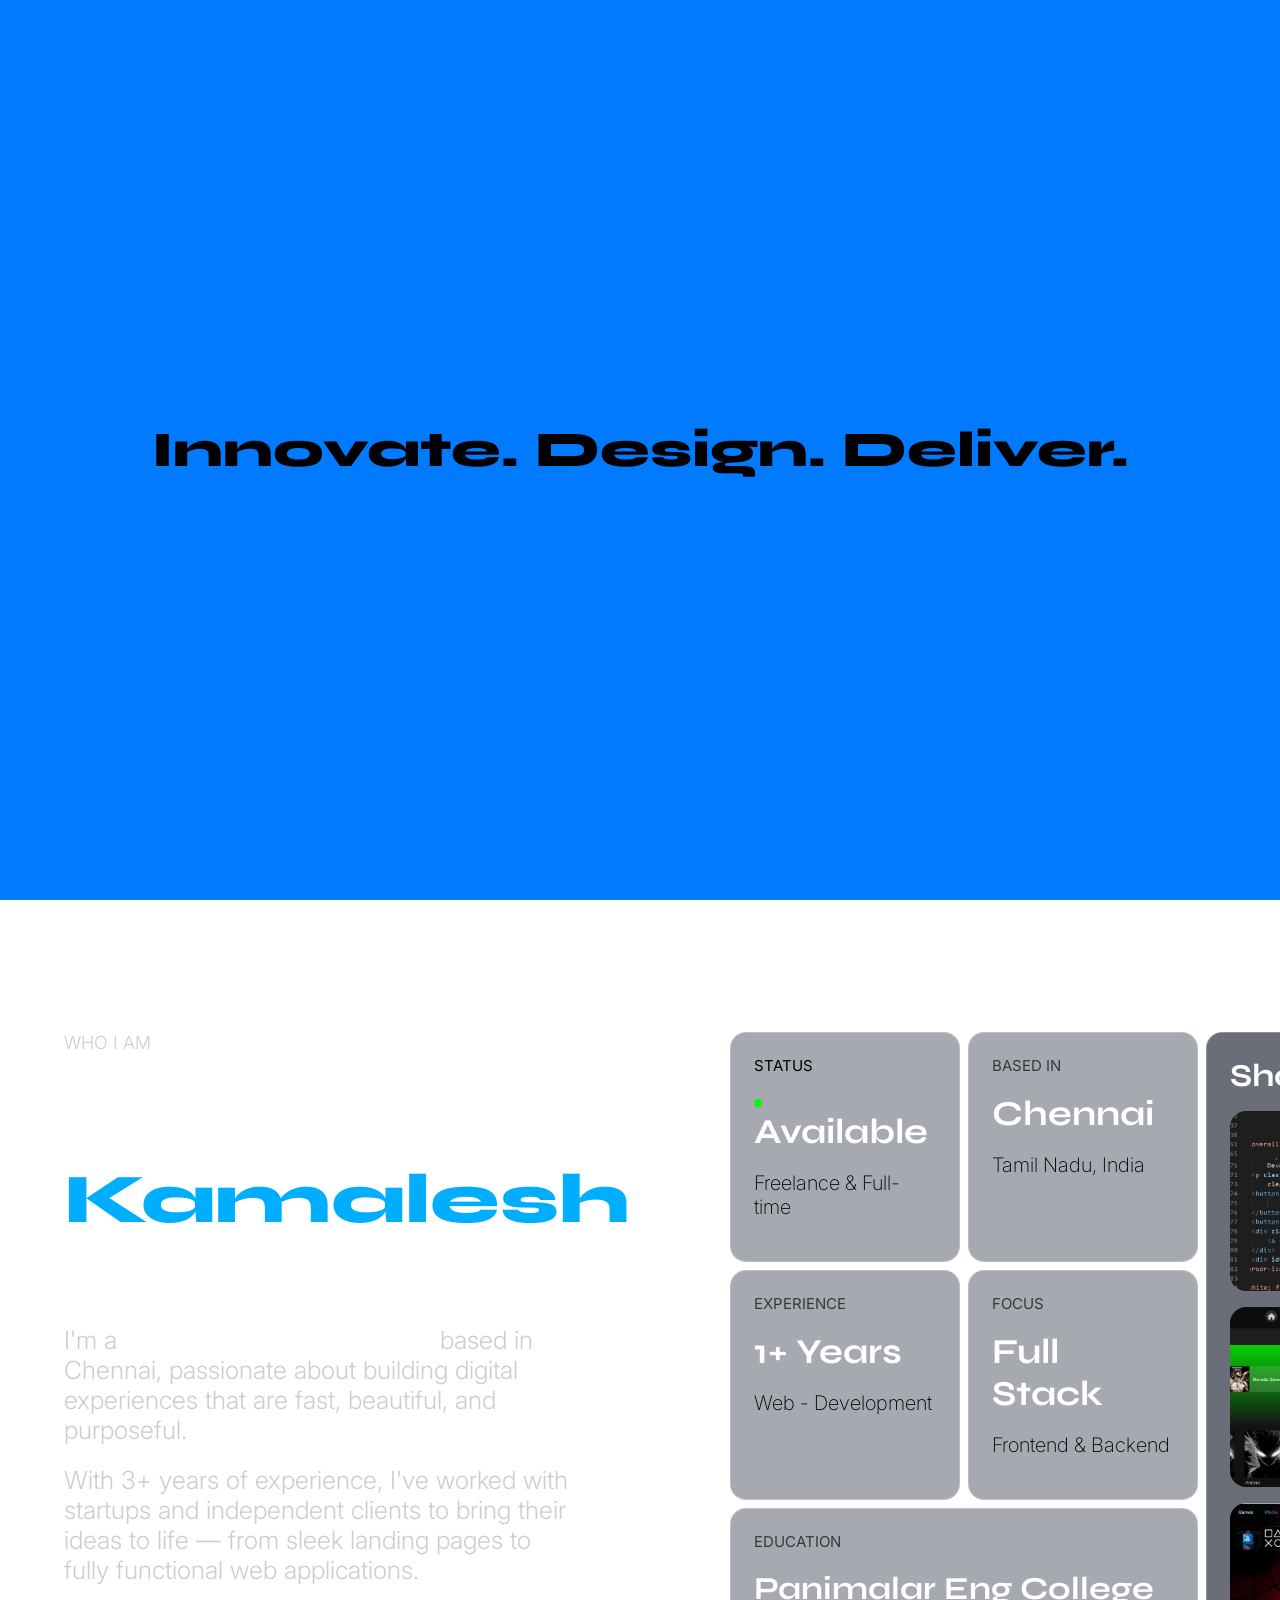
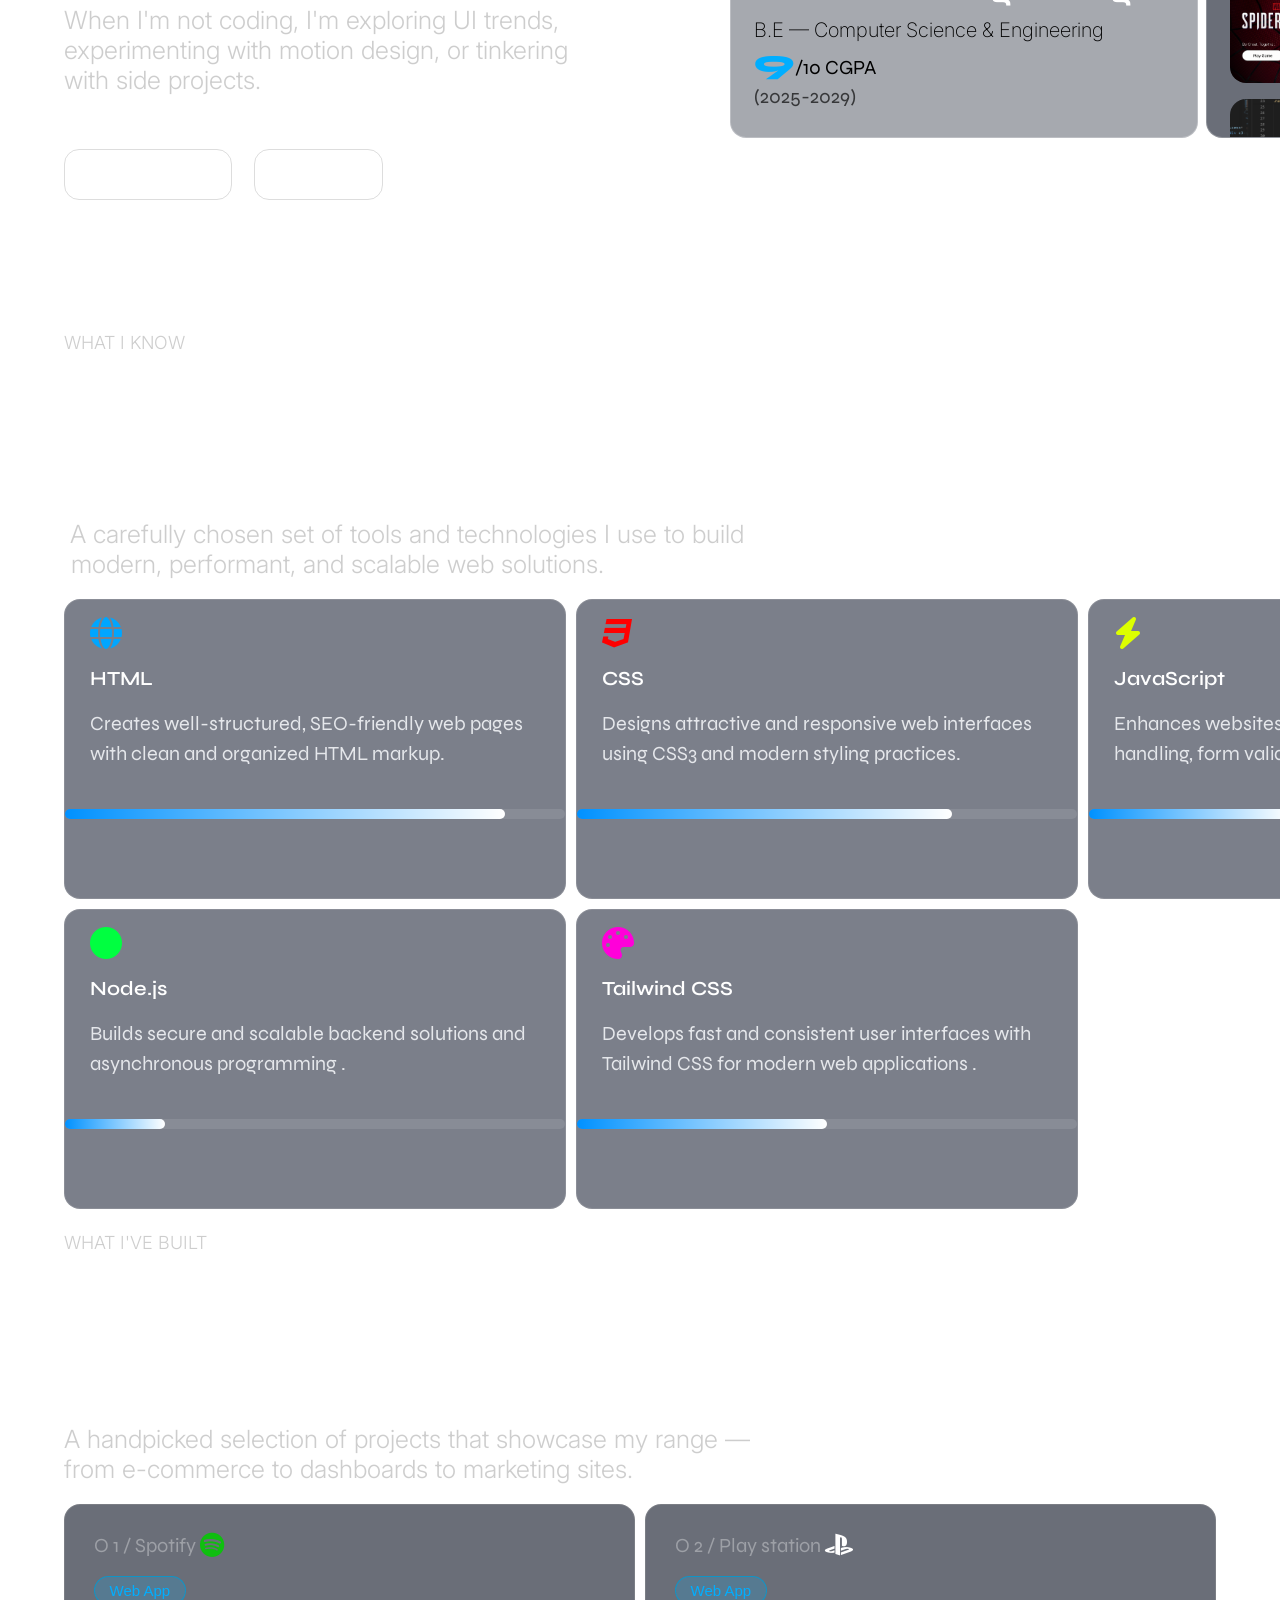
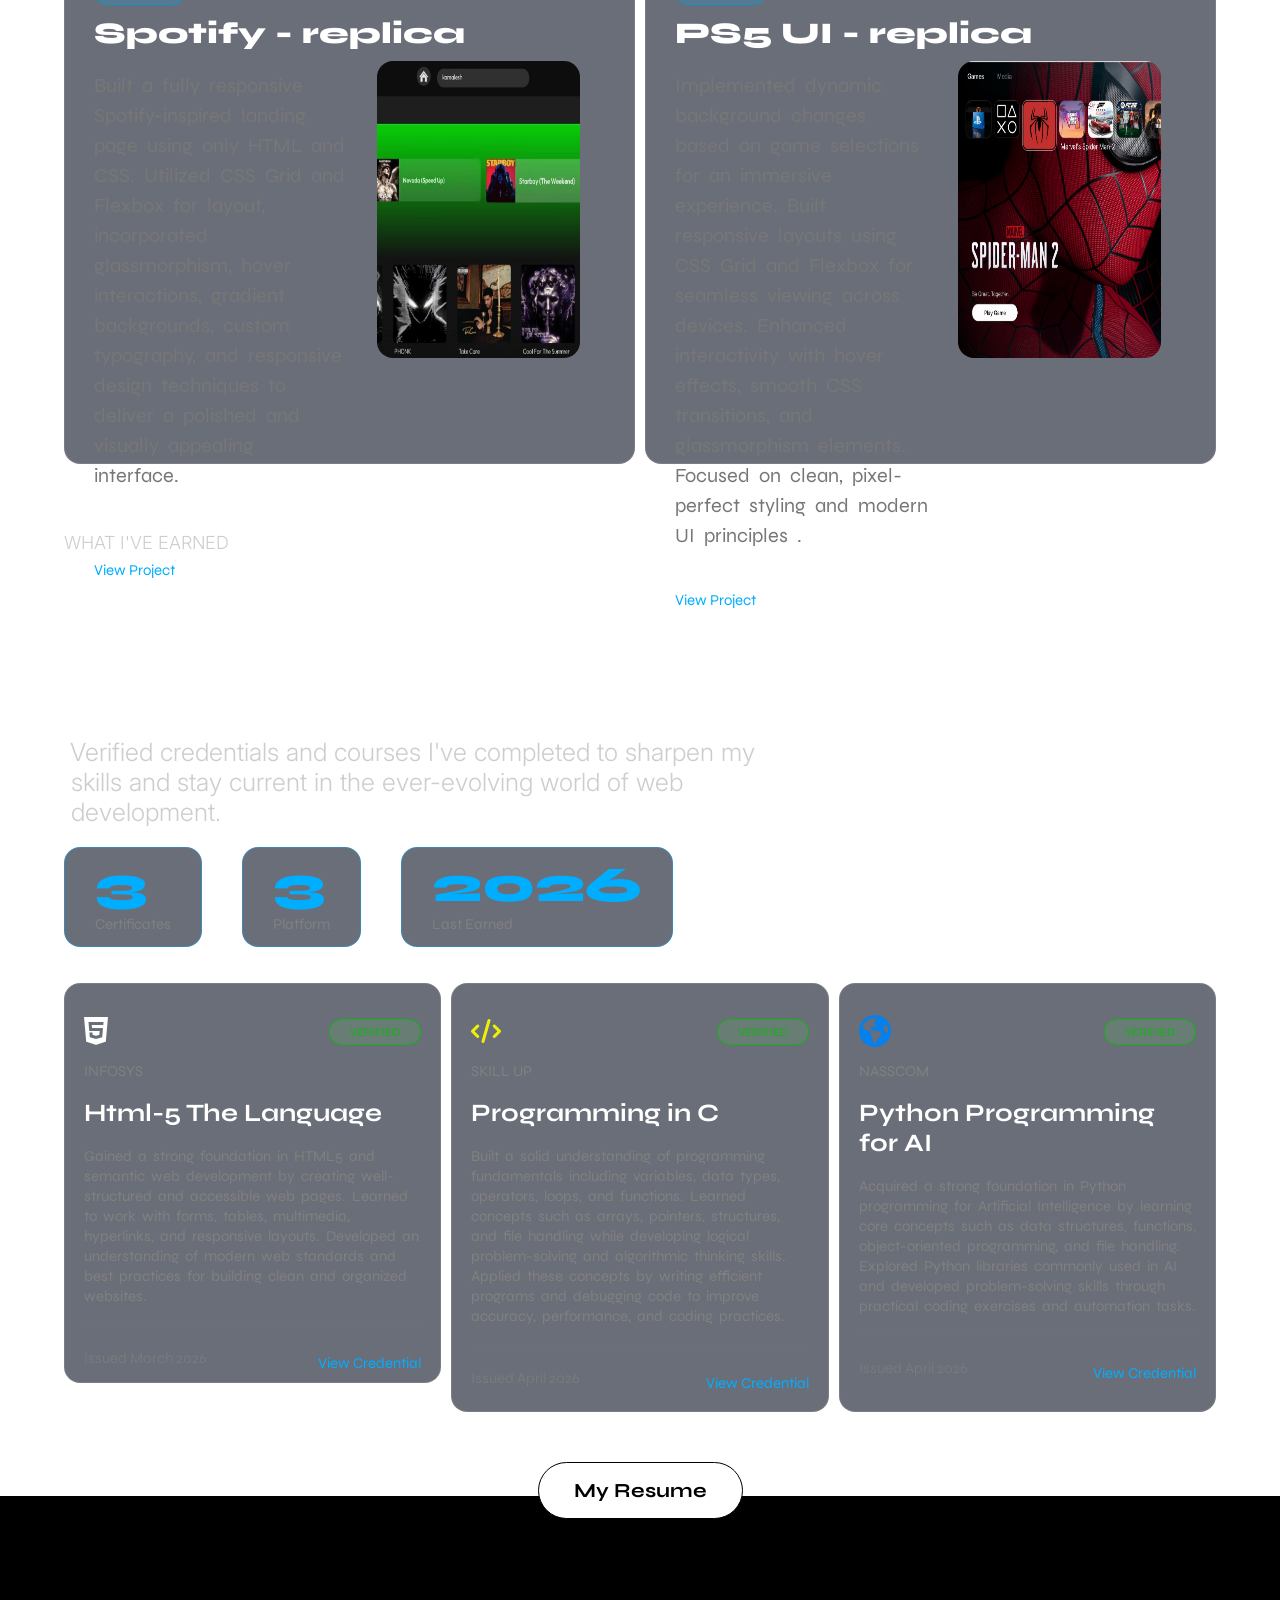
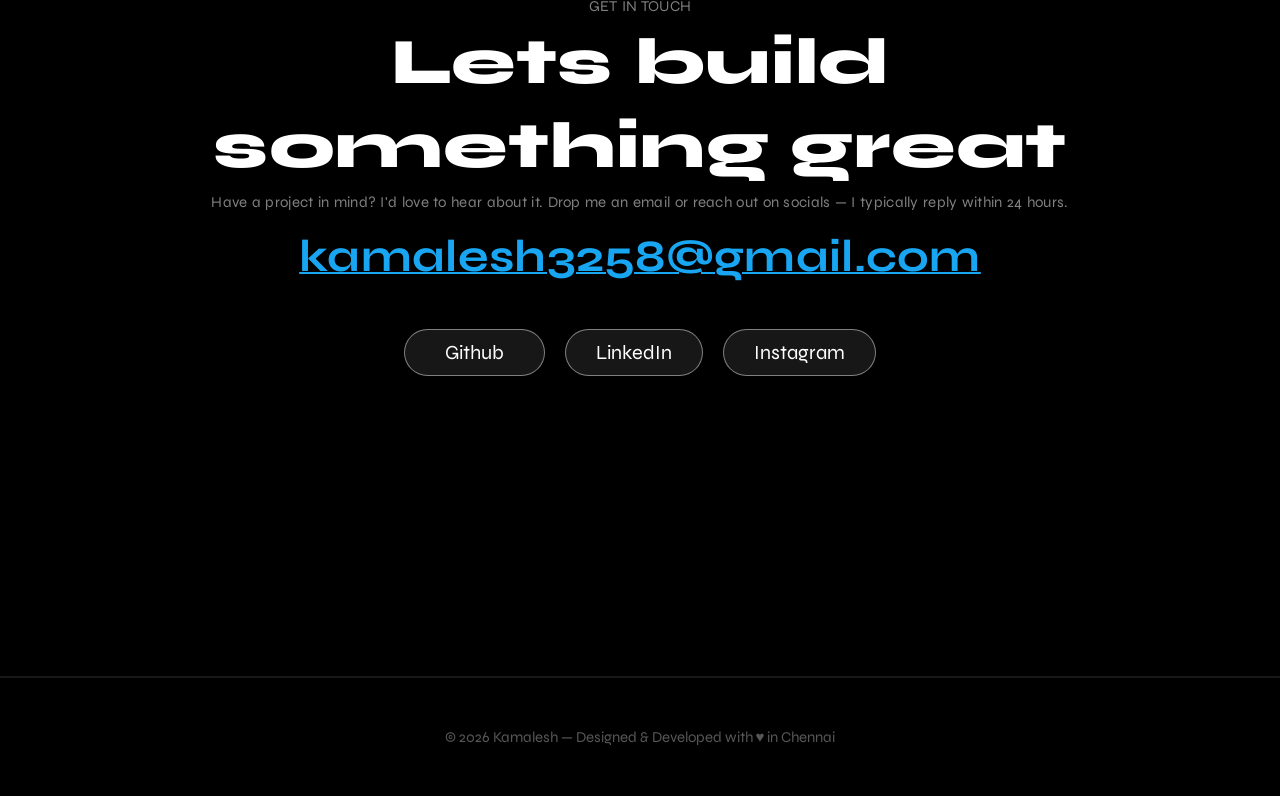
<file: index.html>
<!DOCTYPE html>
<html lang="en">

<head>
    <meta charset="UTF-8">
    <meta name="viewport" content="width=device-width, initial-scale=1.0">
    <title>Kamalesh Portfolio</title>
    <link rel="stylesheet" href="style.css">
    <link rel="preconnect" href="https://fonts.googleapis.com">
    <link rel="preconnect" href="https://fonts.gstatic.com" crossorigin>
    <link rel="preconnect" href="https://fonts.googleapis.com">
    <link rel="preconnect" href="https://fonts.gstatic.com" crossorigin>
    <link rel="preconnect" href="https://fonts.googleapis.com">
    <link rel="preconnect" href="https://fonts.gstatic.com" crossorigin>
    <link rel="preconnect" href="https://fonts.googleapis.com">
    <link rel="preconnect" href="https://fonts.gstatic.com" crossorigin>
    <link rel="preconnect" href="https://fonts.googleapis.com">
    <link rel="preconnect" href="https://fonts.gstatic.com" crossorigin>
    <link
        href="https://fonts.googleapis.com/css2?family=Archivo+Black&family=Arimo:ital,wght@0,400..700;1,400..700&family=Bebas+Neue&family=Comforter+Brush&family=Comic+Neue:ital,wght@0,300;0,400;0,700;1,300;1,400;1,700&family=Figtree:ital,wght@0,300..900;1,300..900&family=Fira+Sans&family=Inter:ital,opsz,wght@0,14..32,100..900;1,14..32,100..900&family=Montserrat:ital,wght@0,100..900;1,100..900&family=Outfit:wght@100..900&family=Poppins&family=Syne:wght@400..800&display=swap"
        rel="stylesheet">
    <link rel="stylesheet" href="https://cdnjs.cloudflare.com/ajax/libs/font-awesome/6.7.2/css/all.min.css">
    <link href="https://fontshare.com[]=satoshi@700&display=swap" rel="stylesheet">

    <style>
        ::-webkit-scrollbar {
            width: 15px;
        }

        ::-webkit-scrollbar-thumb {
            background: rgba(0, 0, 0, 0.802);
        }
    </style>

</head>

<body>
    <div id="preloader" >

    <h1 class="intro-text">
        Innovate. Design. Deliver.
    </h1>

</div>
    <div>
        
        <div class="overall">
            
            <div class="nav">
            <nav>
                <ul>
                    
                    <li><a class="res" href="#"><i class="fa-solid fa-file-pdf fa-lg" id="res" 
                                style="color: rgb(255, 255, 255);"></i></a></li>
                    <li><a href="#P1"> Home </a></li>
                    <li><a href="#P2"> About </a></li>
                    <li><a href="#pg3"> Skills </a></li>
                    <li><a href="#pg4"> Work </a></li>
                </ul>
            </nav>
        </div>
            <button class="vwr"  style="color: rgb(255, 255, 255); font-family: syne; font-size: 15px; border-radius: 1em; border: 1px solid rgb(0, 0, 0) ; background-color: rgb(0, 0, 0); padding: 10px 20px; position:fixed; left: 35%; top: 9%; z-index: 9999;" >View Resume</button>
            <Header>
                <div class="header">
                    <p id="logo" style="color: rgb(255, 255, 255); font-family: syne; font-weight:800; font-size: 35px; " >K<span style="color: rgb(0, 0, 0); background-color: rgb(255, 255, 255); padding:0px 5px ; border-radius: .25em;"  >Dev</span></p>
                    <div class="media hidden">
                        <a href="https://github.com/kamalesh-slay"><i class="fa-brands fa-github fa-2xl" style="color: rgb(0, 0, 0);"></i></a>
                        <a href="https://www.instagram.com/_ft.ares/?hl=en" target="_blank" ><i class="fa-brands fa-instagram fa-2xl" style="color: rgb(0, 0, 0);"></i></a>
                        <a href="https://www.linkedin.com/in/kamalesh-m-deanamb/" target="_blank"><i class="fa-brands fa-linkedin fa-2xl" style="color: rgb(0, 0, 0);"></i></a>
                    </div>
                </div>
            </Header>
            <main>
                <div class="top" id="P1">
                    <p class="por hidden">PORTFOLIO - 2026</p>
                    <p class="hidden"
                        style="color: rgb(0, 174, 255); font-family: syne; font-size: 25px; position: absolute; top:19% ; left: 5%;font-weight: 600; ">
                        Kamalesh </p>
                    <p class="web hidden" style="font-weight: 900; color: white;"> Website</p>
                    <p class="dev hidden"
                        style="color: white; background-color: black; border-radius: 20px; padding: 5px 15px; font-weight: 900; ">
                        Developer !</p>
                    <div class="pic hidden" > 
                        <img src="bbpfp.png" alt="img" >
                    </div>
                    <p class="con hidden"> Crafting fast, modern web experiences from concept to deployment — specializing in
                        clean UI, fluid interactions, and scalable code. </p>
                    <a  style="text-decoration: none;" href="vmw.html" ><button class="vyw "> View My Work <span style="padding:10px ;"> <i
                                class="fa-solid fa-arrow-right-long fa-sm" style="color: rgb(0, 0, 0);"></i> </span>
                    </button></a>
                    <a href="letstalk.html" style="text-decoration: none;" ><button class="lest "> let's Talk !</button></a>
                    <div class="arrow bounce">
                        <a class="fa fa-arrow-down fa-2x" href="#pg6"></a>
                    </div>
                    <div id="rjs_cursor" class="rjs-cursor">
                        <div class="rjs-cursor-icon"></div>
                    </div>
                    <p class="hidden"
                        style="color: white; font-family: syne; font-weight: 900; font-size: 55px; position: absolute; top: 75%; left: 60%; ">
                        <span style="font-size: 60px;">1+</span> Years Exp.
                    </p>

                </div>
                <div class="page2" id="P2">
                    <div class="wim">
                        <p>
                        <pre class="hidden"
                            style="color: rgb(181, 181, 181,0.669); font-size: 18px; font-weight: 300; margin-bottom: 20px; font-family: inter; ">WHO I AM </pre>
                        </p>
                        <P class="hidden">Hello, I'm</P>
                        <p class="hidden" style="color: rgb(0, 174, 255);">Kamalesh</p>
                        <br>
                        <p class="hidden"
                            style="color: rgba(181, 181, 181, 0.669); font-size: 25px; font-weight: 300; font-family: inter; line-break: 10px; word-spacing: 1px; padding-bottom: 20px;  ">
                            I'm a <span style="color: rgba(255, 255, 255, 0.869);"> full-stack website developer </span>
                            based in Chennai, passionate about building digital experiences that are fast, beautiful,
                            and purposeful.
                        </p>

                        <p class="hidden"
                            style="color: rgba(181, 181, 181, 0.669); font-size: 25px; font-weight: 300; font-family: inter; line-break: 10px; word-spacing: 1px; padding-bottom: 20px; ">
                            With 3+ years of experience, I've worked with startups and independent clients to bring
                            their ideas to life — from sleek landing pages to fully functional web applications.
                        </p>

                        <p class="hidden"
                            style="color: rgba(181, 181, 181, 0.669); font-size: 25px; font-weight: 300; font-family: inter; line-break: 10px; word-spacing: 1px; padding-bottom: 20px;  ">
                            When I'm not coding, I'm exploring UI trends, experimenting with motion design, or tinkering
                            with side projects.
                        </p>

                        <button class="hidden"> See My Work </button>
                        <button class="hidden"> Hire Me </button>

                    </div>
                    <div class="right ">
                        <div class="box1 hidden">
                            <p style="color: rgb(0, 0, 0); font-family: inter; font-size: 15px; ">STATUS</p><br>
                            <div class="loading-dots">
                                <div class="loading-dots--dot"></div>
                            </div>
                            <p style="font-family: syne; color: white; font-size: 35px; font-weight: 700; "> Available
                            </p><br>
                            <p style="color: rgb(0, 0, 0); font-family: inter; font-size: 20px; font-weight: 200; ">
                                Freelance & Full-time </p>
                        </div>
                        <div class="box2 hidden">
                            <p style="color: rgba(0, 0, 0, 0.669); font-family: inter; font-size: 15px; "> BASED IN </p>
                            <br>
                            <p style="font-family: syne; color: white; font-size: 35px; font-weight: 700; "> Chennai
                            </p><br>
                            <p style="color: rgb(0, 0, 0); font-family: inter; font-size: 20px; font-weight: 200; ">
                                Tamil Nadu, India</p>

                        </div>

                        <div class="box3 hidden">
                            <p style="color: rgba(0, 0, 0, 0.669); font-family: inter; font-size: 15px; "> EXPERIENCE
                            </p><br>
                            <p style="font-family: syne; color: white; font-size: 35px; font-weight: 700; "> 1+ Years
                            </p><br>
                            <p style="color: rgb(0, 0, 0); font-family: inter; font-size: 20px; font-weight: 200; "> Web
                                - Development</p>
                        </div>

                        <div class="box4 hidden">
                            <p style="color: rgba(0, 0, 0, 0.669); font-family: inter; font-size: 15px; "> FOCUS </p>
                            <br>
                            <p style="font-family: syne; color: white; font-size: 35px; font-weight: 700; "> Full Stack
                            </p><br>
                            <p style="color: rgb(0, 0, 0); font-family: inter; font-size: 20px; font-weight: 200; ">
                                Frontend & Backend</p>
                        </div>

                        <div class="box5 hidden">
                            <p
                                style="color: rgba(0, 0, 0, 0.669); font-family: inter; font-size: 15px;  ">
                                EDUCATION </p><br>
                            <p
                                style="font-family: syne; color: white; font-size: 32px; font-weight: 700; ">
                                Panimalar Eng College </p>
                            <p style="color: rgb(0, 0, 0); font-family: inter; font-size: 20px; font-weight: 200; margin-top: 10px; ">
                                B.E — Computer Science & Engineering </p>
                            <p style="color: rgb(0, 0, 0); font-size: 20px; font-weight: 200; font-family: syne; " ><span style="color: rgb(0, 174, 255);font-weight: 800; font-size: 35px; " >9</span>/10 CGPA</p>
                            <p style="color: rgba(0, 0, 0, 0.67); font-size: 20px; font-weight: 200; font-family: syne; " > (2025-2029) </p>
                        </div>

                        <div class="box6 hidden">
                            <p
                                style="color: white; font-family: syne; font-weight: 700; font-size: 32px; position: relative; z-index: 9999; ">
                                Showcase </p>
                            <div class="group">
                                <div class="im1">
                                    <img src="Untitled.jpg" alt="img">
                                </div>
                                <div class="im2">
                                    <img src="Untitled2.jpg" alt="img">
                                </div>
                                <div class="im3">
                                    <img src="Untitled3.png" alt="img">
                                </div>
                                <div class="im4">
                                    <img src="Untitled.png" alt="img">
                                </div>
                                <div class="im5">
                                    <img src="Untitled2.png" alt="img">
                                </div>
                            </div>
                            <div class="group " >
                                <div class="im1">
                                    <img src="Untitled.jpg" alt="img">
                                </div>
                                <div class="im2">
                                    <img src="Untitled2.jpg" alt="img">
                                </div>
                                <div class="im3">
                                    <img src="Untitled3.png" alt="img">
                                </div>
                                <div class="im4">
                                    <img src="Untitled.png" alt="img">
                                </div>
                                <div class="im5">
                                    <img src="Untitled2.png" alt="img">
                                </div>
                            </div>
                        </div>

                    </div>
                </div>
                <div class="page3" id="pg3" >
                    <div>
                        <p class="hidden"
                            style="color: rgba(181, 180, 180, 0.669); font-family: inter; font-size:18px; font-weight: 300; padding-bottom: 5px; ">
                            WHAT I KNOW</p>
                        <p>
                        <pre class="hidden"
                            style="color: white;padding-bottom: 15px; font-family: syne; font-weight: 800 ; font-size: 60px;">My Tech
Stack</pre>
                        </p>
                        <p>
                        <pre class="hidden"
                            style="color: rgba(181, 181, 181, 0.669); font-size: 25px; font-weight: 300; font-family: inter; line-break: 10px; word-spacing: 1px; padding-bottom: 20px;  "> A carefully chosen set of tools and technologies I use to build
 modern, performant, and scalable web solutions.</pre>
                        </p>
                        <div class="skill">
                            <div class="sk1 hidden">
                                <p style="padding-bottom: 5px;"> <i class="fa-solid fa-globe fa-2xl"
                                        style="color: rgb(0, 166, 255);"></i> </p><br>
                                <p style="color: white; font-family: syne; font-weight: 600; font-size: 20px; "> HTML
                                </p><br>
                                <p
                                    style="color: #E5E7EB; font-family: syne ; font-weight: 400 ; font-size: 20px; line-height: 30px; ">
                                    Creates well-structured, SEO-friendly web pages with clean and organized HTML
                                    markup. </p>
                                <div class="progress">
                                    <div class="progress-value"></div>
                                </div>

                            </div>
                            <div class="sk2 hidden">
                                <p style="padding-bottom: 5px;"> <i class="fa-brands fa-css3 fa-2xl"
                                        style="color: rgb(255, 0, 0);"></i> </p><br>
                                <p
                                    style="color: rgb(255, 255, 255); font-family: syne; font-weight: 600; font-size: 20px; ">
                                    CSS
                                </p><br>
                                <p
                                    style="color: #E5E7EB; font-family: syne ; font-weight: 400 ; font-size: 20px; line-height: 30px; ">
                                    Designs attractive and responsive web interfaces using CSS3 and modern styling
                                    practices. </p>
                                <div class="progress">
                                    <div class="progress-value2"></div>
                                </div>
                            </div>
                            <div class="sk3 hidden">
                                <p style="padding-bottom: 5px;"><i class="fa-solid fa-bolt fa-2xl"
                                        style="color: rgb(221, 255, 0);"></i> </p><br>
                                <p style="color:white; font-family: syne; font-weight: 600; font-size: 20px; ">
                                    JavaScript
                                </p><br>
                                <p
                                    style="color: #E5E7EB; font-family: syne ; font-weight: 400 ; font-size: 20px; line-height: 30px; ">
                                    Enhances websites with animations, event handling, form validation, and dynamic
                                    content . </p>
                                <div class="progress">
                                    <div class="progress-value3"></div>
                                </div>
                            </div>
                            <div class="sk4 hidden">
                                <p style="padding-bottom: 5px;"><i class="fa-solid fa-circle fa-2xl"
                                        style="color: rgb(0, 255, 64);"></i> </p><br>
                                <p style="color:white; font-family: syne; font-weight: 600; font-size: 20px; "> Node.js
                                </p><br>
                                <p
                                    style="color: #E5E7EB; font-family: syne ; font-weight: 400 ; font-size: 20px; line-height: 30px; ">
                                    Builds secure and scalable backend solutions and asynchronous programming . </p>
                                <div class="progress">
                                    <div class="progress-value4"></div>
                                </div>
                            </div>
                            <div class="sk5 hidden ">
                                <p style="padding-bottom: 5px;"><i class="fa-solid fa-palette fa-2xl"
                                        style="color: rgb(255, 0, 217);"></i></p><br>
                                <p style="color:white; font-family: syne; font-weight: 600; font-size: 20px; "> Tailwind
                                    CSS
                                </p><br>
                                <p
                                    style="color: #E5E7EB; font-family: syne ; font-weight: 400 ; font-size: 20px; line-height: 30px; ">
                                    Develops fast and consistent user interfaces with Tailwind CSS for modern web
                                    applications . </p>
                                <div class="progress">
                                    <div class="progress-value5"></div>
                                </div>
                            </div>
                            <div class="sk6 hidden">
                                <p style="padding-bottom: 5px;"><i class="fa-solid fa-pencil fa-2xl"
                                        style="color: rgb(245, 134, 0);"></i></p><br>
                                <p style="color:white; font-family: syne; font-weight: 600; font-size: 20px; "> Figma
                                </p><br>
                                <p
                                    style="color: #E5E7EB; font-family: syne ; font-weight: 400 ; font-size: 20px; line-height: 30px; ">
                                    Designs wireframes, prototypes, and user interfaces using Figma for web and mobile
                                    applications . </p>
                                <div class="progress">
                                    <div class="progress-value6"></div>
                                </div>
                            </div>

                        </div>
                    </div>


                </div>

                <div class="page4" id="pg4" >
                    <div>
                        <p class="hidden"
                            style="color: rgba(181, 180, 180, 0.669); font-family: inter; font-size:18px; font-weight: 300; padding-bottom: 8px; ">
                            WHAT I'VE BUILT </p>
                        <p class="hidden"
                            style="color: white;font-family: syne; font-weight: 800; padding-bottom: 2px; font-size: 60px; ">
                            Selected
                        <pre class="hidden"
                            style="color: white;font-family: syne; font-weight: 800; padding-bottom: 15px; font-size: 60px; ">Projects </pre>
                        </p>
                        <p>
                        <pre class="hidden"
                            style=" color: rgba(181, 181, 181, 0.669); font-size: 25px; font-weight: 300; font-family: inter; line-break: 10px; word-spacing: 1px; padding-bottom: 20px;">A handpicked selection of projects that showcase my range — 
from e-commerce to dashboards to marketing sites.</pre>
                        </p>
                        <div class="pro">
                            <div class="pro1 hidden">
                                <p 
                                    style="color: rgba(255, 255, 255, 0.343); font-family: syne; font-size: 20px; font-weight: 400; ">
                                    O 1 / Spotify <i class="fa-brands fa-spotify fa-lg"
                                        style="color: rgb(15, 191, 15);"></i> </p><br>
                                <button 
                                    style="color: rgb(0, 174, 255); background-color: rgba(0, 174, 255, 0.188); border-radius: 15px; border: 1px rgba(0, 155, 212, 0.809) solid; padding: 5px 15px; font-size: 15px; ">
                                    Web App </button>
                                <p 
                                    style="color: white; font-family: syne; font-weight: 800; font-size: 30px; padding-top: 10px; ">
                                    Spotify - replica </p>
                                <div class="sel ">
                                    <div class="quo">
                                        <p
                                            style="color: rgb(119, 119, 119); font-family: syne; font-size: 20px; font-weight: 400; line-height: 30px; word-spacing: 5px;">
                                            Built a fully responsive Spotify-inspired landing page using only HTML and
                                            CSS. Utilized CSS Grid and Flexbox for layout, incorporated glassmorphism,
                                            hover interactions, gradient backgrounds, custom typography, and responsive
                                            design techniques to deliver a polished and visually appealing interface.
                                        </p>
                                        <a style="text-decoration: none;" href="https://www.linkedin.com/feed/update/urn:li:activity:7449089961426972672/" target="_blank">
                                            <p
                                                style="color: rgb(0, 174, 255);font-family: syne; font-size: 15px; font-weight: 400; padding-top: 70px;   ">
                                                View Project </p>
                                        </a>
                                    </div>

                                    <div class="wrk">
                                        <img src="Untitled2.jpg" width="100%" height="90%" alt="pic"
                                            style="border-radius: 1em;">
                                    </div>
                                </div>
                            </div>
                            <div class="pro2 hidden">
                                <p
                                    style="color: rgba(255, 255, 255, 0.343); font-family: syne; font-size: 20px; font-weight: 400; ">
                                    O 2 / Play station <i class="fa-brands fa-playstation fa-lg"
                                        style="color: rgb(255, 255, 255);"></i> </p><br>
                                <button
                                    style="color: rgb(0, 174, 255); background-color: rgba(0, 174, 255, 0.188); border-radius: 15px; border: 1px rgba(0, 155, 212, 0.809) solid; padding: 5px 15px; font-size: 15px; ">
                                    Web App </button>
                                <p
                                    style="color: white; font-family: syne; font-weight: 800; font-size: 30px; padding-top: 10px; ">
                                    PS5 UI - replica </p>
                                <div class="sel">
                                    <div class="quo">
                                        <p
                                            style="color: rgb(119, 119, 119); font-family: syne; font-size: 20px; font-weight: 400; line-height: 30px; word-spacing: 5px;">
                                            Implemented dynamic background changes based on game selections for an
                                            immersive experience.
                                            Built responsive layouts using CSS Grid and Flexbox for seamless viewing
                                            across devices.
                                            Enhanced interactivity with hover effects, smooth CSS transitions, and
                                            glassmorphism elements.
                                            Focused on clean, pixel-perfect styling and modern UI principles .
                                        </p>
                                        <a style="text-decoration: none;" href="https://www.linkedin.com/feed/update/urn:li:activity:7456002184413859840/" target="_blank">
                                            <p
                                                style="color: rgb(0, 174, 255);font-family: syne; font-size: 15px; font-weight: 400; padding-top: 40px;   ">
                                                View Project </p>
                                        </a>
                                    </div>
                                    <div class="wrk">
                                        <img src="Untitled3.png" width="100%" height="90%" alt="pic"
                                            style="border-radius: 1em;">
                                    </div>
                                </div>
                            </div>

                        </div>
                    </div>


                </div>
                <div class="page5" id="pg5" >
                    <p class="hidden"
                        style="color: rgba(181, 180, 180, 0.669); font-family: inter; font-size:18px; font-weight: 300; padding-bottom: 5px; ">
                        WHAT I'VE EARNED </p><br>
                    <p>
                    <pre class="hidden"
                        style="color: white;padding-bottom: 15px; font-family: syne; font-weight: 800 ; font-size: 60px;">My
Certifications</pre>
                    </p>
                    <p >
                    <pre class="hidden"
                        style="color: rgba(181, 181, 181, 0.669); font-size: 25px; font-weight: 300; font-family: inter; line-break: 10px; word-spacing: 1px; padding-bottom: 20px;  "> Verified credentials and courses I've completed to sharpen my
 skills and stay current in the ever-evolving world of web 
 development.</pre>
                    </p>
                    <div class="plat">
                        <div class="st1 hidden">
                            <p style="color:rgb(0, 174, 255);font-family: syne; font-weight: 800; font-size: 50px;  ">3
                            </p>
                            <p style="color: gray; font-family: syne; font-size: 15px;  ">Certificates</p>
                        </div>
                        <div class="st2 hidden">
                            <p style="color:rgb(0, 174, 255);font-family: syne; font-weight: 800; font-size: 50px;  ">3
                            </p>
                            <p style="color: gray; font-family: syne; font-size: 15px;  ">Platform</p>
                        </div>
                        <div class="st3 hidden">
                            <p style="color:rgb(0, 174, 255);font-family: syne; font-weight: 800; font-size: 50px;  ">
                                2026</p>
                            <p style="color: gray; font-family: syne; font-size: 15px;  ">Last Earned</p>
                        </div>
                    </div>
                    <br>
                    <br>
                    <div class="crt">
                        <div class="crt1 hidden">
                            <div class="cth">
                                <p><i class="fa-brands fa-html5 fa-2xl" style="color: rgb(255, 255, 255);"></i></p>
                                <button
                                    style="color: rgba(0, 190, 0, 0.800); border-radius: 1.5em; background-color: rgba(101, 189, 101, 0.199);border: 1px solid rgb(2, 190, 2,0.800) ; padding: 5px 20px; font-family: syne; font-size: 12px; font-weight: 400; ">VERIFIED</button>
                            </div>
                            <p style="color: gray; font-family: syne; font-weight: 400; font-size: 15px;"> INFOSYS </p>
                            <br>
                            <P style="color: white; font-family: syne; font-weight: 700; font-size: 25px; "> Html-5 The
                                Language </P><br>
                            <p
                                style="font-family: syne; color: gray; font-size: 15px; line-height: 20px; word-spacing: 3px; ">
                                Gained a strong foundation in HTML5 and semantic web development by creating
                                well-structured and accessible web pages. Learned to work with forms, tables,
                                multimedia, hyperlinks, and responsive layouts. Developed an understanding of modern web
                                standards and best practices for building clean and organized websites. </p><br>
                            <hr class="hr"><br>
                            <div class="bel">
                                <p
                                    style="color: rgba(128, 128, 128, 0.648); font-family: syne; font-weight: 400; font-size: 15px;">
                                    Issued March 2026</p>
                                <a style="text-decoration: none;" href="#">
                                    <p
                                        style="color: rgb(0, 174, 255);font-family: syne; font-size: 15px; font-weight: 400; padding-top: 10px;">
                                        View Credential </p>
                                </a>
                            </div>
                        </div>
                        <div class="crt2 hidden">
                            <div class="cth">
                                <p><i class="fa-solid fa-code fa-xl" style="color: rgb(237, 241, 4);"></i></p>
                                <button
                                    style="color: rgba(0, 190, 0, 0.800); border-radius: 1.5em; background-color: rgba(101, 189, 101, 0.199);border: 1px solid rgb(2, 190, 2,0.800) ; padding: 5px 20px; font-family: syne; font-size: 12px; font-weight: 400; ">VERIFIED</button>
                            </div>
                            <p style="color: gray; font-family: syne; font-weight: 400; font-size: 15px;">SKILL UP </p>
                            <br>
                            <P style="color: white; font-family: syne; font-weight: 700; font-size: 25px; "> Programming
                                in C </P><br>
                            <p
                                style="font-family: syne; color: gray; font-size: 15px; line-height: 20px; word-spacing: 3px; ">
                                Built a solid understanding of programming fundamentals including variables, data types,
                                operators, loops, and functions. Learned concepts such as arrays, pointers, structures,
                                and file handling while developing logical problem-solving and algorithmic thinking
                                skills. Applied these concepts by writing efficient programs and debugging code to
                                improve accuracy, performance, and coding practices.</p><br>
                            <hr class="hr"><br>
                            <div class="bel">
                                <p
                                    style="color: rgba(128, 128, 128, 0.648); font-family: syne; font-weight: 400; font-size: 15px;">
                                    Issued April 2026</p>
                                <a style="text-decoration: none;" href="#">
                                    <p
                                        style="color: rgb(0, 174, 255);font-family: syne; font-size: 15px; font-weight: 400; padding-top: 10px;">
                                        View Credential </p>
                                </a>
                            </div>
                        </div>
                        <div class="crt3 hidden">
                            <div class="cth">
                                <p><i class="fa-solid fa-earth-americas fa-2xl" style="color: rgb(5, 128, 236);"></i>
                                </p>
                                <button
                                    style="color: rgba(0, 190, 0, 0.800); border-radius: 1.5em; background-color: rgba(101, 189, 101, 0.199);border: 1px solid rgb(2, 190, 2,0.800) ; padding: 5px 20px; font-family: syne; font-size: 12px; font-weight: 400; ">VERIFIED</button>
                            </div>
                            <p style="color: gray; font-family: syne; font-weight: 400; font-size: 15px;"> NASSCOM </p>
                            <br>
                            <P style="color: white; font-family: syne; font-weight: 700; font-size: 25px; "> Python
                                Programming for AI </P><br>
                            <p
                                style="font-family: syne; color: gray; font-size: 15px; line-height: 20px; word-spacing: 3px; ">
                                Acquired a strong foundation in Python programming for Artificial Intelligence by
                                learning core concepts such as data structures, functions, object-oriented programming,
                                and file handling. Explored Python libraries commonly used in AI and developed
                                problem-solving skills through practical coding exercises and automation tasks. </p><br>
                            <hr class="hr"><br>
                            <div class="bel">
                                <p
                                    style="color: rgba(128, 128, 128, 0.648); font-family: syne; font-weight: 400; font-size: 15px;">
                                    Issued April 2026</p>
                                <a style="text-decoration: none;" href="#">
                                    <p
                                        style="color: rgb(0, 174, 255);font-family: syne; font-size: 15px; font-weight: 400; padding-top: 10px;">
                                        View Credential </p>
                                </a>
                            </div>
                        </div>

                    </div>
                    <center class="hidden"><a><button style="color:black; font-family: syne; font-weight:700; font-size: 20px; border-radius: 1.5em; border: 1px solid black; background-color: white; padding: 15px 35px; margin-top: 50px; " > My Resume </button></a></center>
                </div>
                <div class="page6 " id="#pg6" >
                    <div class="inner">
                        <div class="ibx">
                            <br>
                            <br>
                            <br>
                            <p class="hidden" style="color: gray; font-family: syne; font-size: 15px; "> GET IN TOUCH </p>
                            <p class="hidden"
                                style="color: white; font-family: syne; font-weight: 800; font-size: 65px; line-height: 1.3 ">
                                Lets build something great </p>
                            <div class="hidden" class="pin">
                                <p style="color: gray; font-family: syne; font-size: 15px; "> Have a project in mind?
                                    I'd love to hear about it. Drop me an email or reach out on socials — I typically
                                    reply within 24 hours. </p>
                            </div>
                            <a class="hidden" style="text-decoration: underline;text-decoration-color: rgb(24, 166, 242) ; text-decoration-thickness: 2px ; " href="#
                            
                            " ><p class="hidden" style="color: rgb(24, 166, 242) ; font-family: syne; font-weight: 700; font-size: 45px; " > kamalesh3258@gmail.com </p></a><br>
                            <div class="bon hidden" >
                                <a href="https://github.com/kamalesh-slay" ><button style="color: white; font-family: syne; font-size: 20px; padding:10px 40px ;border-radius: 1.5em; border: 1px solid rgba(213, 213, 213, 0.558); background-color: rgba(255, 255, 255, 0.092); " >Github</button></a>
                                 <a href="https://www.linkedin.com/in/kamalesh-m-deanamb/?skipRedirect=true" target="_blank"><button style="color: white; font-family: syne; font-size: 20px; padding:10px 30px ;border-radius: 1.5em; border: 1px solid rgba(213, 213, 213, 0.558); background-color: rgba(255, 255, 255, 0.092); " >LinkedIn</button></a>
                                <a href="https://www.instagram.com/_ft.ares/?hl=en" target="_blank"><button style="color: white; font-family: syne; font-size: 20px; padding:10px 30px ;border-radius: 1.5em; border: 1px solid rgba(213, 213, 213, 0.558); background-color: rgba(255, 255, 255, 0.092); " >Instagram</button></a>
                                
                            </div>
                            
                            
                        </div>
                        <hr class="hr1 hidden" >
                        <center><p class="hidden" style="font-family: syne; color: rgba(128, 128, 128, 0.681); font-size: 15px; margin-top: 50px; " > © 2026 Kamalesh — Designed & Developed with ♥ in Chennai </p></center>

                    </div>

                </div>

            </main>

        </div>
    </div>
    <script src="script.js" ></script>
</body>

</html>
</file>
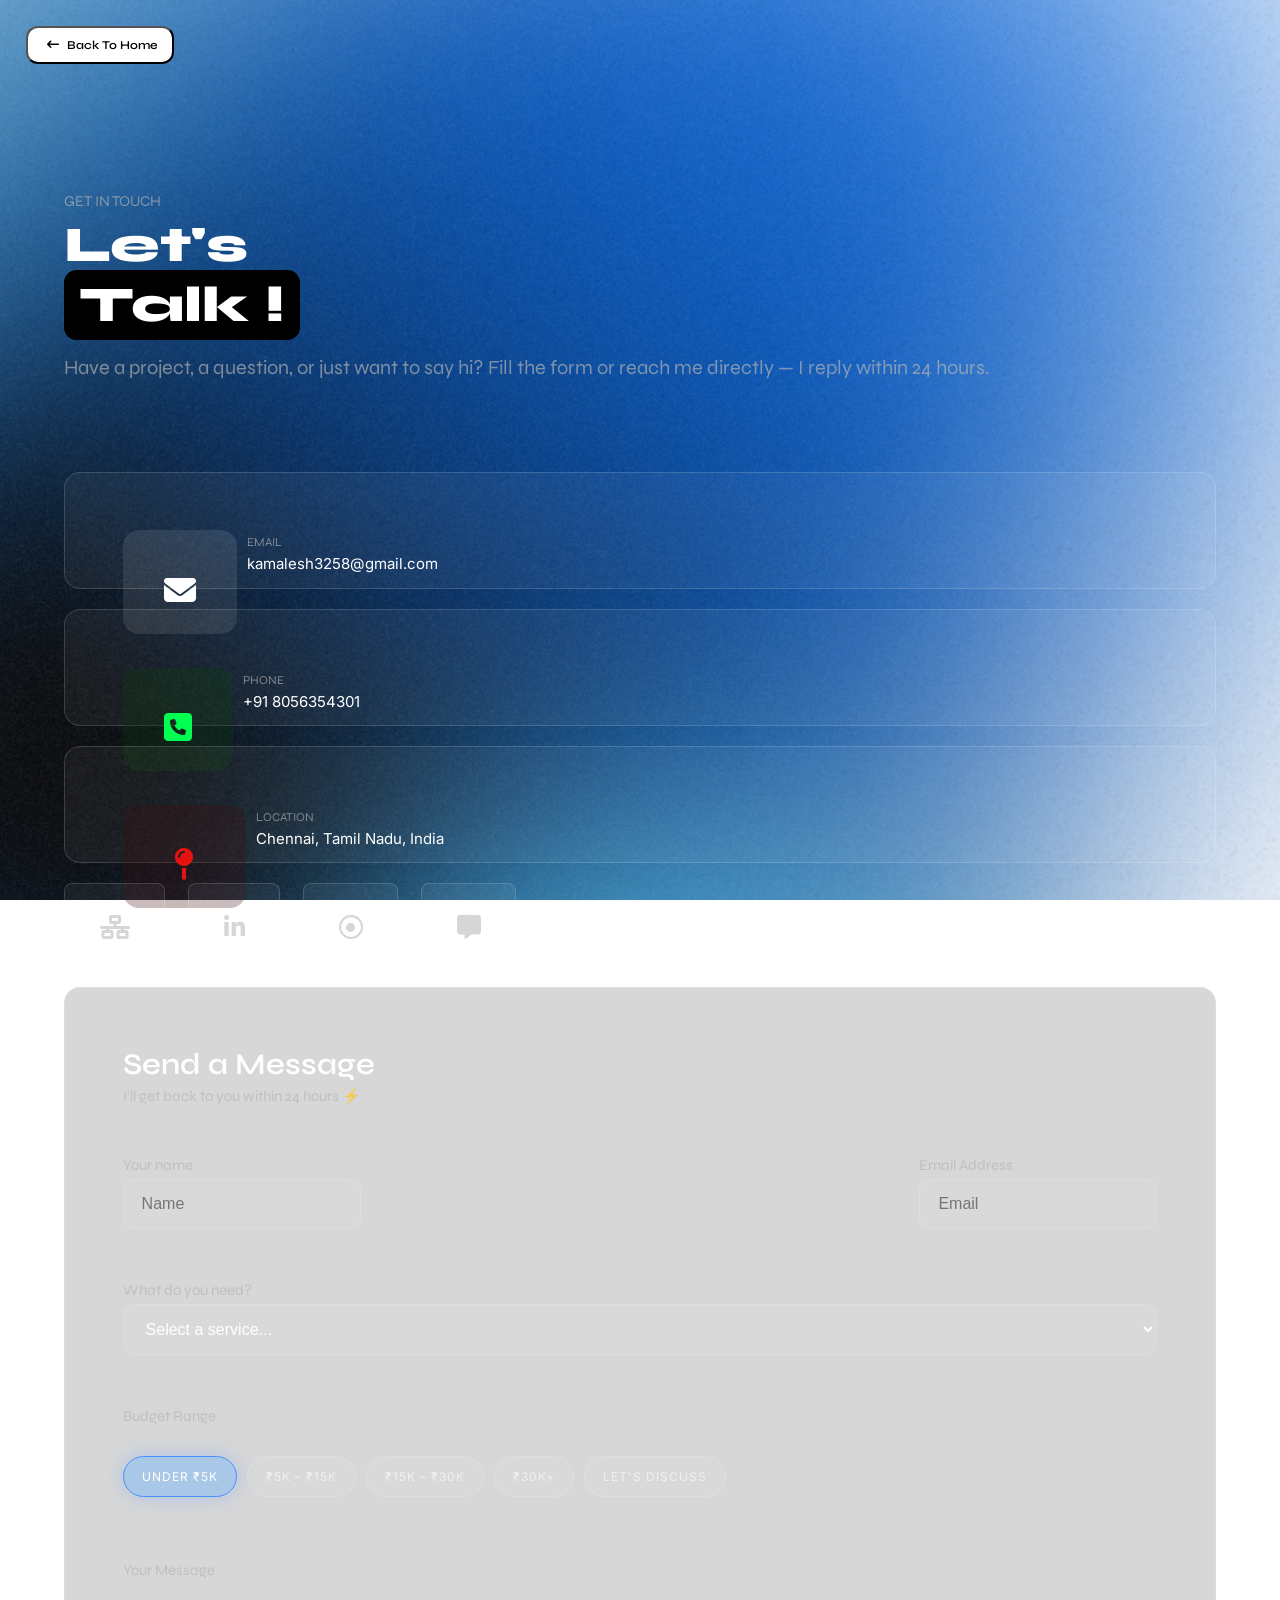
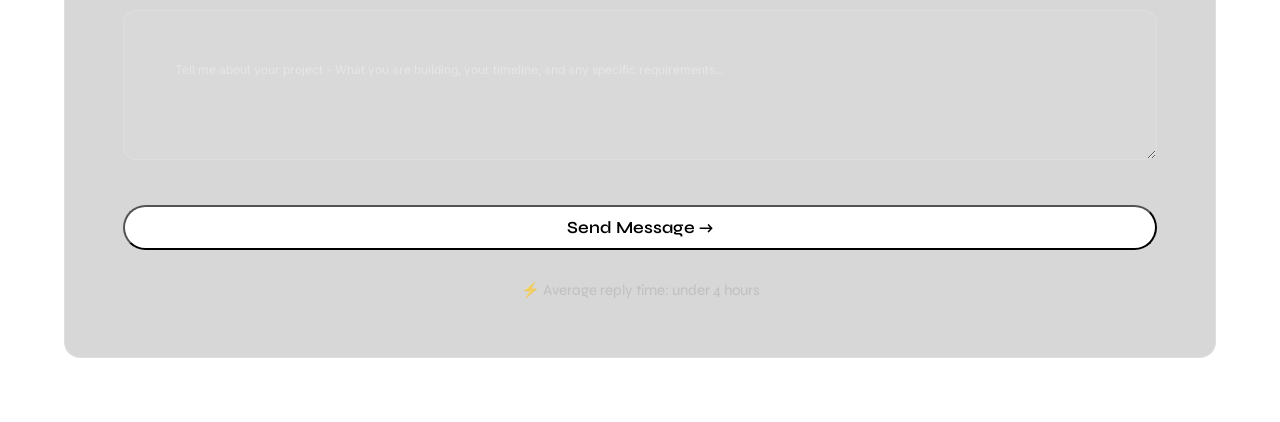
<file: letstalk.html>
<!DOCTYPE html>
<html lang="en">

<head>
    <meta charset="UTF-8">
    <meta name="viewport" content="width=device-width, initial-scale=1.0">
    <title>Lets Talk</title>
    <link rel="stylesheet" href="letstalk.css">
    <link rel="preconnect" href="https://fonts.googleapis.com">
    <link rel="preconnect" href="https://fonts.gstatic.com" crossorigin>
    <link rel="preconnect" href="https://fonts.googleapis.com">
    <link rel="preconnect" href="https://fonts.gstatic.com" crossorigin>
    <link rel="preconnect" href="https://fonts.googleapis.com">
    <link rel="preconnect" href="https://fonts.gstatic.com" crossorigin>
    <link rel="preconnect" href="https://fonts.googleapis.com">
    <link rel="preconnect" href="https://fonts.gstatic.com" crossorigin>
    <link rel="preconnect" href="https://fonts.googleapis.com">
    <link rel="preconnect" href="https://fonts.gstatic.com" crossorigin>
    <link
        href="https://fonts.googleapis.com/css2?family=Archivo+Black&family=Arimo:ital,wght@0,400..700;1,400..700&family=Bebas+Neue&family=Comforter+Brush&family=Comic+Neue:ital,wght@0,300;0,400;0,700;1,300;1,400;1,700&family=Figtree:ital,wght@0,300..900;1,300..900&family=Fira+Sans&family=Inter:ital,opsz,wght@0,14..32,100..900;1,14..32,100..900&family=Montserrat:ital,wght@0,100..900;1,100..900&family=Outfit:wght@100..900&family=Poppins&family=Syne:wght@400..800&display=swap"
        rel="stylesheet">
    <link rel="stylesheet" href="https://cdnjs.cloudflare.com/ajax/libs/font-awesome/6.7.2/css/all.min.css">
    <link href="https://fontshare.com[]=satoshi@700&display=swap" rel="stylesheet">


</head>

<body>
    <a href="index.html" style="text-decoration: none;"><button id="bak"> <i class="fa-solid fa-arrow-left-long"
                style="color: rgb(0, 0, 0); padding: 5px; "></i> Back To Home</button></a>
    <div class="overall">
        <p id="git">GET IN TOUCH</p>
        <p id="lst">Let's </p>
        <p id="talk">Talk !</p>
        <p id="des">Have a project, a question, or just want to say hi? Fill the form or reach me directly — I reply
            within 24 hours.</p>
        <div class="pg">
            <div class="contact">
                <div class="email">
                    <div id="emlogo"><i class="fa-solid fa-envelope fa-2xl" style="color: rgb(255, 255, 255);"></i>
                    </div>
                    <div id="emfont">
                        <p id="em"> EMAIL </p>
                        <p id="emp"> kamalesh3258@gmail.com </p>
                    </div>

                </div>
                <div class="email">
                    <div id="phlogo"><i class="fa-solid fa-square-phone fa-2xl" style="color: rgb(0, 255, 81);"></i>
                    </div>
                    <div id="emfont">
                        <p id="em"> PHONE </p>
                        <p id="emp"> +91 8056354301 </p>
                    </div>

                </div>
                <div class="email">
                    <div id="lologo"><i class="fa-solid fa-map-pin fa-2xl" style="color: rgb(229, 18, 18);"></i></div>
                    <div id="emfont">
                        <p id="em"> LOCATION </p>
                        <p id="emp"> Chennai, Tamil Nadu, India </p>
                    </div>

                </div>
                <div class="media">
                    <div id="github"><i class="fa-solid fa-network-wired fa-xl"
                            style="color:  rgba(158, 158, 159, 0.427);"></i></div>
                    <div id="linked"><i class="fa-brands fa-linkedin-in fa-xl"
                            style="color:  rgba(158, 158, 159, 0.427);"></i></div>
                    <div id="insta"><i class="fa-regular fa-circle-dot fa-xl"
                            style="color:  rgba(158, 158, 159, 0.427);"></i></div>
                    <div id="wp"><i class="fa-solid fa-message fa-xl" style="color:  rgba(158, 158, 159, 0.427);"></i>
                    </div>
                </div>

            </div>
            <div class="form">
                <p id="sam">Send a Message</p>
                <p id="smd"> I'll get back to you within 24 hours ⚡ </p>
                <form action="https://formsubmit.co/your-kamalesh3258.com" method="POST" >
                <div class="naem">
                    <div class="input-name">
                        <label for="na"> Your name </label>
                        <input type="text" placeholder="Name" name="name" required id="na">
                    </div>
                    <div class="input-name">
                        <label for="na"> Email Address </label>
                        <input type="email" placeholder="Email"name="email" required id="na">
                    </div>
                </div>
                <div id="select">
                    <p id="wyn"> What do you need? </p>
                    <select id="service" name="service" required >
                        <option> Select a service... </option>
                        <option> Website Development </option>
                        <option> E-commerce Website </option>
                        <option> UI/UX Designs </option>
                        <option> Just say hi 👋 </option>
                    </select>
                </div>
                <div id="price-range"required>
                    <p id="bdrange"> Budget Range </p>
                    <div id="btnp" >
                    <input type="radio" id="budget1" name="budget" required checked>
                    <label for="budget1" class="budget-pill">Under ₹5K</label>

                    <input type="radio" id="budget2" name="budget">
                    <label for="budget2" class="budget-pill">₹5K – ₹15K</label>

                    <input type="radio" id="budget3" name="budget">
                    <label for="budget3" class="budget-pill">₹15K – ₹30K</label>

                    <input type="radio" id="budget4" name="budget">
                    <label for="budget4" class="budget-pill">₹30K+</label>

                    <input type="radio" id="budget5" name="budget">
                    <label for="budget5" class="budget-pill">Let's Discuss</label>
                    </div>
                </div>
                <div class="input-box" >
                    <p id="ym" > Your Message </p>
                       <textarea name="description" required id="js" placeholder="Tell me about your project - What you are building, your timeline, and any specific requirements..." type="text"  ></textarea>
                </div>
                <div class="submit-btn" >
                    <input onclick="show()" type="submit" value="Send Message →"  id="submit" >
                    <p id="ls" >⚡ Average reply time: under 4 hours</p>
                    <div id="complete" >
                       <p id="conformation" > Message sent I'll get you within 24 hours.. </p>
                    </div>

                </div>
                </form>
            </div>
        </div>
    </div>
    <script src="contact.js">

    </script>

</body>

</html>
</file>
<file: style.css>
* {
    padding: 0%;
    margin: 0%;
    box-sizing: border-box;
}

@font-face {
    font-family: 'Satoshi';
    src: url('./fonts/Satoshi-Bold.woff2') format('woff2');
    font-weight: 400;
}

main{
    scroll-behavior: smooth;
}

body {
    background: url(background.png);
    background-size: cover;
    background-repeat: no-repeat;
    background-position: center;
    background-attachment: fixed;
    overflow-x: hidden;
    cursor: none;
}


.vwr{
    opacity: 0;
    transition: all 0.2s ease-in;
}

.overall:has(.res:hover) .vwr {
    opacity: 1;
}



.nav {
    background-color: rgba(255, 255, 255, 0.103);
    border-radius: 1em;
    width: 25rem;
    height: 3.125rem;
    padding: 12px 5px;
    top: 4%;
    left: 40%;
    backdrop-filter: blur(8px);
    position: fixed;
    z-index: 999;
    transition: 0.3s all ease-in;
    animation: nav linear 0.5s ;
    animation-delay: 2.5s;
    scroll-behavior: smooth;

}

@keyframes nav {
    from {
        opacity: 0;
        transform: translateY(-100px);
    }

    to {
        opacity: 1;
        transform: translateY(0px);
    }
}

.nav ul,
li {
    list-style: none;
    display: flex;
    justify-content: space-evenly;
    align-items: center;
}

.nav a {
    text-decoration: none;
    color: rgb(255, 255, 255);
    font-family: inter;
    font-weight: 500;
    font-size: 20px;
    transition: all .3s ease-in;
    cursor: pointer;
}

.nav a:hover {
    color: black;

}

.overall {
    width: 100vw;
    height: auto;
}

.header {
    display: flex;
    justify-content: space-between;
    align-items: center;
    padding: 0px 100px;
    margin-top: 2%;
}

.media {
    display: flex;
    justify-content: space-evenly;
    align-items: center;
    gap: 50px;
    animation: anim linear 1s;
}

.header button {
    color: rgb(0, 0, 0);
    background-color: rgb(255, 255, 255);
    border: rgb(0, 0, 0) 1px solid;
    padding: 15px 35px;
    border-radius: 1em;
    font-family: inter;
    cursor: pointer;
    font-size: 15px;
    font-weight: 500;
    animation: anim linear 1s;
}

.top {
    width: 100vw;
    height: 100vh;
    position: relative;
}

.web {
    font-family: syne;
    font-weight: 500;
    font-size: 7.188rem;
    top: 22%;
    left: 5%;
    position: absolute;
    transition: all 0.5s ease-in;
    animation: anim linear 1s;

}

.dev {
    left: 5%;
    top: 38%;
    display: inline;
    font-family: syne;
    font-weight: 500;
    font-size: 7.188rem;
    position: absolute;
    transition: all 0.5s ease-in;
    animation: anim linear 1s;
}

.por {
    position: absolute;
    left: 5%;
    top: 14%;
    color: rgba(181, 181, 181, 0.669);
    font-family: syne;
    font-size: 20px;
    font-weight: 200;
    animation: anim linear 1s;
}

.pic{
    width: 350px;
    height: 400px;
    border: 1px solid rgb(0, 0, 0);
    border-radius: 1em;
    position: absolute;
    z-index: 999;
    right: 10%;
    top: 20%;
    background-color:  rgba(16, 23, 39, 0.625);


}

.pic img{
    width: 100%;
    height: 100%;
    object-position: center;
    object-fit: cover;
    background-repeat: no-repeat;
    border-radius: 1em;
    
    
    
}

.con {
    width: 600px;
    font-family: inter;
    position: absolute;
    left: 5%;
    top: 60%;
    color: rgba(217, 217, 217, 0.669);
    font-size: 20px;
    font-weight: 300;
    animation: anim linear 1s;
}


@keyframes anim {

    from {
        opacity: 0;
    }

    to {
        opacity: 1;
    }

}

.vyw {

    padding: 15px 35px;
    border: 1.5px black solid;
    font-family: inter;
    font-size: 15px;
    font-weight: 500;
    color: black;
    border-radius: 1em;
    position: absolute;
    left: 5%;
    top: 75%;
    cursor: pointer;
    animation: anim linear 1s;
    transition: all 0.2s ease-in;

}



.vyw:hover {

    top: 74%;
}

.lest {

    padding: 15px 35px;
    border: 1.5px rgba(149, 149, 149, 0.32) solid;
    font-family: inter;
    font-size: 15px;
    font-weight: 500;
    color: rgb(255, 255, 255);
    border-radius: 1em;
    position: absolute;
    left: 20%;
    top: 75%;
    cursor: pointer;
    background-color: rgba(72, 72, 72, 0);
    animation: anim linear 1s;
    transition: all 0.2s ease-in;

}

.lest:hover {
    top: 74%;
    background-color: rgba(128, 128, 128, 0.288);
}

.bounce {
    -moz-animation: bounce 2s infinite;
    -webkit-animation: bounce 2s infinite;
    animation: bounce 2s infinite;
}

@keyframes bounce {

    0%,
    20%,
    50%,
    80%,
    100% {
        transform: translateY(0);
    }

    40% {
        transform: translateY(-30px);
    }

    60% {
        transform: translateY(-15px);
    }
}

.arrow {
    position: absolute;
    left: 50%;
    transform: translateX(-50%);
    top: 85%;
}

.fa {
    color: rgba(255, 255, 255, 0.243);
    text-decoration: none;
    animation: anim linear 1s;

}

.page2 {
    width: 100vw;
    height: 100vh;
    display: flex;
}

.wim {
    width: 50vw;
    font-family: syne;
    font-weight: 800;
    color: white;
    font-size: 70px;
    padding-left: 5%;
    margin-top: 5%;
    padding-right: 5%;
    
}

.wim button {
    padding: 15px 35px;
    border: 1.5px rgba(149, 149, 149, 0.32) solid;
    font-family: inter;
    font-size: 15px;
    font-weight: 500;
    color: rgb(255, 255, 255);
    border-radius: 1em;
    cursor: pointer;
    background-color: rgba(72, 72, 72, 0);
    animation: dis linear;
    animation-timeline: view();
    animation-range: entry 0 cover
    40%;
}

.wim button:hover {
    background-color: rgba(255, 255, 255, 0.179);
}


.right {

    width: 50vw;
    height: auto;
    padding-left: 7%;
    padding-right: 5%;
    margin-top: 5%;
    display: grid;
    gap: .5em;
    grid-template-columns: repeat(3, 230px);
    grid-template-rows: repeat(3, 230px);
    grid-template-areas:
        "box1 box2 box6"
        "box3 box4 box6"
        "box5 box5 box6";
}

.box1 {
    grid-area: box1;
    border: 1px rgba(255, 255, 255, 0.245) solid;
    border-radius: 1em;
    background-color: rgba(16, 23, 39, 0.37);
    backdrop-filter: blur(20px);
    padding: 10%;
    cursor: pointer;
    transition: all 0.3s ease-in;
}

.box1:hover {
    background-color: rgba(255, 255, 255, 0.093);
    width: 232px;
    height: 232px;
}

.box2 {
    grid-area: box2;
    border: 1px rgba(255, 255, 255, 0.245) solid;
    border-radius: 1em;
    background-color: rgba(16, 23, 39, 0.37);
    backdrop-filter: blur(20px);
    padding: 10%;
    cursor: pointer;
    transition: all 0.3s ease-in;
  
}

.box2:hover {
    background-color: rgba(255, 255, 255, 0.093);
    width: 232px;
    height: 232px;
}

.box3 {
    grid-area: box3;
    border: 1px rgba(255, 255, 255, 0.245) solid;
    border-radius: 1em;
    background-color: rgba(16, 23, 39, 0.37);
    backdrop-filter: blur(20px);
    padding: 10%;
    cursor: pointer;
    transition: all 0.3s ease-in;
  
}

.box3:hover {
    background-color: rgba(255, 255, 255, 0.093);
    width: 232px;
    height: 232px;
}

.box4 {
    grid-area: box4;
    border: 1px rgba(255, 255, 255, 0.245) solid;
    border-radius: 1em;
    background-color: rgba(16, 23, 39, 0.37);
    backdrop-filter: blur(20px);
    padding: 10%;
    cursor: pointer;
    transition: all 0.3s ease-in;
   
}

.box4:hover {
    background-color: rgba(255, 255, 255, 0.093);
    width: 232px;
    height: 232px;
}

.box5 {
    grid-area: box5;
    border: 1px rgba(255, 255, 255, 0.245) solid;
    border-radius: 1em;
    background-color: rgba(16, 23, 39, 0.37);
    backdrop-filter: blur(20px);
    padding: 5%;
    cursor: pointer;
    transition: all 0.3s ease-in;
   
}

.box5:hover {
    background-color: rgba(255, 255, 255, 0.093);
}

.box6 {
    grid-area: box6;
    border: 1px rgba(255, 255, 255, 0.245) solid;
    border-radius: 1em;
    background-color: rgba(16, 23, 39, 0.625);
    backdrop-filter: blur(20px);
    padding: 10%;
    overflow-y: auto;
    cursor: pointer;
    transition: all 0.3s ease-in;
    display: flex;
    flex-direction: column;
    gap: 1em;
    

}

.box6::-webkit-scrollbar {
    display: none;
}

.im1 {

    width: 180px;
    height: 180px;
    border-radius: 1em;
}

.im1 img {
    width: 100%;
    height: 100%;
    object-position: center;
    object-fit: cover;
    background-repeat: no-repeat;
    border-radius: 1em;
}

.im2 {

    width: 180px;
    height: 180px;
    border-radius: 1em;
}

.im2 img {
    width: 100%;
    height: 100%;
    object-position: center;
    object-fit: cover;
    background-repeat: no-repeat;
    border-radius: 1em;
}

.im3 {

    width: 180px;
    height: 180px;
    border-radius: 1em;
}

.im3 img {
    width: 100%;
    height: 100%;
    object-position: center;
    object-fit: cover;
    background-repeat: no-repeat;
    border-radius: 1em;
}


.im4 {

    width: 180px;
    height: 180px;
    border-radius: 1em;
}

.im4 img {
    width: 100%;
    height: 100%;
    object-position: center;
    object-fit: cover;
    background-repeat: no-repeat;
    border-radius: 1em;
}

.im5 {

    width: 180px;
    height: 180px;
    border-radius: 1em;
}

.im5 img {
    width: 100%;
    height: 100%;
    object-position: center;
    object-fit: cover;
    background-repeat: no-repeat;
    border-radius: 1em;
}

.group {
    display: flex;
    flex-direction: column;
    gap: 1em;
    animation: spin 7s linear infinite;
    padding-right: 1em;
}

@keyframes spin {
    from {
        transform: translateY(0%);
    }

    to {
        
        transform: translateY(-100%);
    }

}

@-webkit-keyframes dot-keyframes {
    0% {
        opacity: 0.4;
        -webkit-transform: scale(1, 1);
        transform: scale(1, 1);
    }

    50% {
        opacity: 1;
        -webkit-transform: scale(1.2, 1.2);
        transform: scale(1.2, 1.2);
    }

    100% {
        opacity: 0.4;
        -webkit-transform: scale(1, 1);
        transform: scale(1, 1);
    }
}

@keyframes dot-keyframes {
    0% {
        opacity: 0.4;
        -webkit-transform: scale(1, 1);
        transform: scale(1, 1);
    }

    50% {
        opacity: 1;
        -webkit-transform: scale(1.2, 1.2);
        transform: scale(1.2, 1.2);
    }

    100% {
        opacity: 0.4;
        -webkit-transform: scale(1, 1);
        transform: scale(1, 1);
    }
}

.loading-dots {
    text-align: left;
    width: 100%;
}

.loading-dots--dot {
    -webkit-animation: dot-keyframes 3s infinite ease-in-out;
    animation: dot-keyframes 3s infinite ease-in-out;
    background-color: #00ff04;
    border-radius: 15px;
    display: inline-block;
    height: 8px;
    width: 8px;
}

.loading-dots--dot:nth-child(2) {
    -webkit-animation-delay: 5s;
    animation-delay: 5s;
}

.loading-dots--dot:nth-child(3) {
    -webkit-animation-delay: 5s;
    animation-delay: 5s;
}

.rjs-cursor {
    width: 40px;
    height: 40px;
    position: fixed;
    /* Fixed position.. */
    top: 0;
    /* at the top left.. */
    left: 0;
    z-index: 999999;
    /* above everything else. */
    pointer-events: none;
    /* Cant't be clicked. */
    transition: none;
    /* Cursor is always accurate */
    opacity: 0;
    /* Hidden by default */
}

.rjs-cursor-icon {
    /* Styling for the visible part */
    width: 100%;
    height: 100%;
    border-radius: 100%;
    /* Circle */
    background-color: rgba(0, 149, 255, 0.7);
    /* Backup value */
}

.rjs-cursor.rjs_cursor_visible {
    opacity: 1;
}

.rjs-cursor.rjs_cursor_hidden {
    opacity: 0;
}


.page3 {
    width: 100vw;
    height: 100vh;
    padding: 5%;
}

.skill {
    display: grid;
    grid-template-columns: repeat(3, 1fr);
    grid-template-rows: repeat(2, 1fr);
    grid-template-areas:
        "sk1 sk2 sk3 "
        "sk4 sk5 sk6";
    gap: 10px;
}

.sk1 {
    grid-area: sk1;
    border: 1px rgba(192, 192, 192, 0.229) solid;
    border-radius: 1em;
    padding: 5%;
    height: 300px;
    background-color: rgba(15, 23, 42, 0.55);
    backdrop-filter: blur(1px);
    cursor: pointer;
    transition: all 0.2s ease-in;
}

.sk2 {
    grid-area: sk2;
    border: 1px rgba(192, 192, 192, 0.229) solid;
    border-radius: 1em;
    padding: 5%;
    background-color: rgba(15, 23, 42, 0.55);
    backdrop-filter: blur(1px);
    cursor: pointer;
    transition: all 0.2s ease-in;


}

.sk3 {
    grid-area: sk3;
    border: 1px rgba(192, 192, 192, 0.229) solid;
    border-radius: 1em;
    padding: 5%;
    background-color: rgba(15, 23, 42, 0.55);
    backdrop-filter: blur(1px);
    cursor: pointer;
    transition: all 0.2s ease-in;


}

.sk4 {
    grid-area: sk4;
    border: 1px rgba(192, 192, 192, 0.229) solid;
    border-radius: 1em;
    padding: 5%;
    background-color: rgba(15, 23, 42, 0.55);
    backdrop-filter: blur(1px);
    cursor: pointer;
    transition: all 0.2s ease-in;


}

.sk5 {
    grid-area: sk5;
    border: 1px rgba(192, 192, 192, 0.229) solid;
    border-radius: 1em;
    padding: 5%;
    background-color: rgba(15, 23, 42, 0.55);
    backdrop-filter: blur(1px);
    cursor: pointer;
    transition: all 0.2s ease-in;


}

.sk6 {
    grid-area: sk6;
    border: 1px rgba(192, 192, 192, 0.229) solid;
    border-radius: 1em;
    padding: 5%;
    background-color: rgba(15, 23, 42, 0.55);
    backdrop-filter: blur(1px);
    cursor: pointer;
    transition: all 0.2s ease-in;
}

.sk1:hover {
    background-color: rgba(15, 22, 38, 0.225);
}

.sk2:hover {
    background-color: rgba(15, 22, 38, 0.225);
}

.sk3:hover {
    background-color: rgba(15, 22, 38, 0.225);
}

.sk4:hover {
    background-color: rgba(15, 22, 38, 0.225);
}


.sk5:hover {
    background-color: rgba(15, 22, 38, 0.225);
}


.sk6:hover {
    background-color: rgba(15, 22, 38, 0.225);
}




.progress {
    background: rgba(255, 255, 255, 0.1);
    justify-content: flex-start;
    border-radius: 100px;
    align-items: center;
    position: relative;
    margin-top: 40px;
    display: flex;
    height: 10px;
    width: 500px;
    left: 50%;
    transform: translateX(-50%);
}

.progress-value {
    animation: load 3s normal forwards  ;
    box-shadow: 0 10px 40px -10px #0091ff;
    border-radius: 100px;
    background: linear-gradient(to right, #0091ff, white);
    height: 10px;
    width: 0;
}

@keyframes load {
    0% {
        width: 0;
    }

    100% {
        width: 88%;
    }
}

.progress-value2 {
    animation: load2 3s normal forwards;
    box-shadow: 0 10px 40px -10px #0091ff;
    border-radius: 100px;
    background: linear-gradient(to right, #0091ff, white);
    height: 10px;
    width: 0;
}

@keyframes load2 {
    0% {
        width: 0;
    }

    100% {
        width: 75%;
    }
}

.progress-value3 {
    animation: load3 3s normal forwards;
    box-shadow: 0 10px 40px -10px #0091ff;
    border-radius: 100px;
    background: linear-gradient(to right, #0091ff, white);
    height: 10px;
    width: 0;
}

@keyframes load3 {
    0% {
        width: 0;
    }

    100% {
        width: 40%;
    }
}

.progress-value4 {
    animation: load4 3s normal forwards;
    box-shadow: 0 10px 40px -10px #0091ff;
    border-radius: 100px;
    background: linear-gradient(to right, #0091ff, white);
    height: 10px;
    width: 0;
}

@keyframes load4 {
    0% {
        width: 0;
    }

    100% {
        width: 20%;
    }
}

.progress-value5 {
    animation: load5 3s normal forwards;
    box-shadow: 0 10px 40px -10px #0091ff;
    border-radius: 100px;
    background: linear-gradient(to right, #0091ff, white);
    height: 10px;
    width: 0;
}

@keyframes load5 {
    0% {
        width: 0;
    }

    100% {
        width: 50%;
    }
}

.progress-value6 {
    animation: load6 3s normal forwards;
    box-shadow: 0 10px 40px -10px #0091ff;
    border-radius: 100px;
    background: linear-gradient(to right, #0091ff, white);
    height: 10px;
    width: 0;
}

@keyframes load6 {
    0% {
        width: 0;
    }

    100% {
        width: 90%;
    }
}

.page4 {
    width: 100vw;
    height: 100vh;
    padding: 5%;

}

.pro {
    display: grid;
    grid-template-columns: 1fr 1fr;
    grid-template-rows: 35em;
    grid-template-areas:
        "pro1 pro2";
    gap: 10px;
}

.pro1 {
    padding: 5%;
    border-radius: 1em;
    border: 1px rgba(163, 163, 163, 0.293) solid;
    grid-area: pro1;
    background-color: rgba(16, 23, 39, 0.625);
    transition: all 0.2s ease-in-out;
}

.pro1:hover{
     box-shadow: 0px 0px 30px 2px rgba(0, 174, 255, 0.34);
}

.pro2 {
    padding: 5%;
    border-radius: 1em;
    border: 1px rgb(163, 163, 163, 0.293) solid;
    grid-area: pro2;
    background-color: rgba(16, 23, 39, 0.625);
    transition: all 0.2s ease-in-out;
}

.pro2:hover{
     box-shadow: 0px 0px 30px 2px rgba(0, 174, 255, 0.34);
}

.sel {
    width: 100%;
    height: 75%;
    display: flex;
    gap: 5px;
    padding: 10px 0px;
}

.quo {
    width: 50%;
    height: auto;
    padding: 10px 0px;
}

.wrk {

    padding: 5%;
    padding-top: 0%;
    width: 50%;
    height: 1fr;
}

.page5 {
    width: 100vw;
    height: 100vh;
    padding: 5%;
}

.plat {
    width: 100%;
    height: 100px;
    display: flex;
    gap: 40px;
}

.st1 {
    padding: 7px 30px;
    border: 1px solid rgba(0, 174, 255, 0.439);
    border-radius: 1em;
    background-color: rgba(16, 23, 39, 0.625);
}

.st2 {
    padding: 7px 30px;
    border: 1px solid rgba(0, 174, 255, 0.439);
    border-radius: 1em;
    background-color: rgba(16, 23, 39, 0.625);
}

.st3 {
    padding: 7px 30px;
    border: 1px solid rgba(0, 174, 255, 0.439);
    border-radius: 1em;
    background-color: rgba(16, 23, 39, 0.625);
}

.crt {
    display: grid;
    gap: 10px;
    grid-template-columns: repeat(3, 1fr);
    grid-template-areas:
        "crt1 crt2 crt3";
}

.crt1 {
    grid-area: crt1;
    height: 400px;
    border: 1px rgba(163, 163, 163, 0.293) solid;
    border-radius: 1em;
    background-color: rgba(16, 23, 39, 0.625);
    padding: 5%;
    transition: all 0.2s ease-in-out;
}

.crt1:hover{
     box-shadow: 0px 0px 30px 2px rgba(0, 174, 255, 0.34);
}

.crt2 {
    grid-area: crt2;
    border: 1px rgba(163, 163, 163, 0.293) solid;
    border-radius: 1em;
    background-color: rgba(16, 23, 39, 0.625);
    padding: 5%;
    transition: all 0.2s ease-in-out;

}

.crt2:hover{
     box-shadow: 0px 0px 30px 2px rgba(0, 174, 255, 0.44);
}

.crt3 {
    grid-area: crt3;
    border: 1px rgba(163, 163, 163, 0.293) solid;
    border-radius: 1em;
    background-color: rgba(16, 23, 39, 0.625);
    padding: 5%;
    transition: all 0.2s ease-in-out;
}

.crt3:hover{
     box-shadow: 0px 0px 30px 2px rgba(0, 174, 255, 0.539);
}

.cth {
    width: 100%;
    height: 60px;
    display: flex;
    justify-content: space-between;
    align-items: center;
}

.hr {
    border: 1px solid rgba(116, 116, 116, 0.145);
}

.bel {
    display: flex;
    justify-content: space-between;
    align-items: center;
}

.page6 {
    width: 100vw;
    height: 100vh;
}

.inner {
    width: 100%;
    height: 100%;
    margin-top: 10%;
    background-color: rgb(0, 0, 0);
}

.ibx {
    max-width: 900px;

    margin: 25px auto 0;

    text-align: center;
    line-height: 1.8;
    font-size: 18px;
    font-weight: 400;

    color: rgba(255, 255, 255, 0.65);

    letter-spacing: 0.3px;
    word-spacing: 1px;
}

.pin {
    max-width: 550px;
    margin: 25px auto 0;
    text-align: center;
    line-height: 1.8;

}

.bon{
    display: flex;
    gap: 20px;
    justify-content: center;
    align-items: center;
}

.hr1{
    margin-top: 300px;
    border:1px solid  rgba(73, 73, 73, 0.322);
}

.hidden{
    opacity:0;
    transform:translateY(60px);
    transition:0.8s;
}

.show{
    opacity:1;
    transform:translateY(0);
}

.show2{
    opacity:1;
    transform:translateY(0);
}

.preloader-hide{

    transform:translateY(-100%);

    opacity:0;

}



#preloader{
    position:fixed;
    top:0;
    left:0;

    width:100%;
    height:100vh;

    background: rgb(0, 123, 255);

    display:flex;
    justify-content:center;
    align-items:center;

    z-index:999999;

    transition:
        transform 1.2s cubic-bezier(.77,0,.18,1),
        opacity .3s ease;
}

.intro-text{

    color:rgb(0, 0, 0);

    font-size:50px;
    font-family: syne;
    font-weight: 800;

    opacity:0;

    transform:translateY(50px);

    animation:intro 1.5s forwards;
}

@keyframes intro{

    from{

        opacity:0;

        transform:translateY(50px);

    }

    to{

        opacity:1;

        transform:translateY(0);

    }

}

@media screen and (max-width: 460px) {
    /* Prevent any unwanted horizontal shifting/scrolling across the layout */
    html, body {
        overflow-x: hidden !important;
        width: 100% !important;
    }

    .rjs-cursor{
        display: none;
    }

    /* 1. FIXED NAVIGATION BAR: Compress fluidly to fit mobile widths cleanly */
    .nav {
        width: 92% !important;
        left: 4% !important;
        top: 15px !important;
        height: auto !important;
        padding: 6px 10px !important;
        transform: none !important;
    }

    .nav ul {
        display: flex !important;
        justify-content: space-evenly !important;
        padding: 0 !important;
        margin: 0 !important;
        width: 100% !important;
    }

    .nav a {
        font-size: 13px !important;
        padding: 4px 6px !important;
    }

    .media.hidden {
        display: none !important; /* Keep mobile nav minimal */
    }

    /* 2. HERO SECTION (.top / #P1): Reset positions, drop font scales down */
    .top {
        padding: 100px 16px 30px 16px !important;
        display: flex !important;
        flex-direction: column !important;
        align-items: flex-start !important;
        height: auto !important;
        min-height: initial !important;
    }

    /* Force absolute headings back into a safe vertical reading order */
    .top h1, 
    .top .web, 
    .top .dev,
    .top p {
        position: static !important;
        transform: none !important;
        width: 100% !important;
        max-width: 100% !important;
        margin-bottom: 12px !important;
        word-break: break-word !important;
    }

    /* Scale hero typography down so it fits perfectly without overlapping */
    .top h1, 
    .top .web, 
    .top .dev {
        font-size: 2.2rem !important;
        line-height: 1.15 !important;
        letter-spacing: normal !important;
    }

    /* Profile Frame container adjustment */
    .pic {
        position: static !important;
        margin: 20px auto !important;
        width: 100% !important;
        max-width: 260px !important;
        height: 260px !important;
        display: block !important;
    }

    .pic img {
        width: 100% !important;
        height: 100% !important;
        object-fit: cover !important;
    }

    .con {
        position: static !important;
        font-size: 14px !important;
        line-height: 1.5 !important;
        margin-top: 15px !important;
    }

    /* Button adjustments */
    .vyw {
        position: static !important;
        margin-top: 20px !important;
        display: inline-flex !important;
    }

    /* 3. ABOUT SECTION (#P2): Stack card containers neatly */
    #P2 {
        padding: 40px 16px !important;
        height: auto !important;
    }

    #P2 h1 {
        font-size: 2rem !important;
        margin-bottom: 20px !important;
    }

    /* Force the main layout structure to strip floating desktop layouts */
    .overall {
        display: flex !important;
        flex-direction: column !important;
        gap: 16px !important;
        width: 100% !important;
        position: static !important;
    }

    /* Individual background feature grids inside About */
    .overall > div,
    [style*="display: grid"],
    [style*="grid-template-columns"] {
        display: flex !important;
        flex-direction: column !important;
        gap: 14px !important;
        grid-template-columns: 1fr !important; /* Fallback override */
        width: 100% !important;
        position: static !important;
    }

    /* 4. GRID CARDS (Fixing text overflowing elements) */
    div[style*="border-radius"][style*="backdrop-filter"],
    .about-card,
    #P3 div[style*="border"] {
        width: 100% !important;
        max-width: 100% !important;
        position: static !important;
        padding: 16px !important;   /* Add internal cushion space */
        height: auto !important;     /* Auto adjust box height to match expanding content text sizes */
        box-sizing: border-box !important;
    }

    /* Target small heading text inside the layout feature blocks */
    div[style*="backdrop-filter"] h2,
    div[style*="backdrop-filter"] p,
    .overall div span {
        font-size: 14px !important;
        line-height: 1.4 !important;
        word-break: break-word !important; /* Force text breaks safely */
    }

    /* 5. TECH STACK SECTION (#P3): Linear 1-column responsive matrix grid */
    #P3 {
        padding: 40px 16px !important;
        height: auto !important;
    }

    #P3 h1 {
        font-size: 2rem !important;
    }

    /* Force Skill boxes into a single column sequence */
    #P3 .overall, 
    .skills-container {
        display: flex !important;
        flex-direction: column !important;
        gap: 14px !important;
        width: 100% !important;
    }

    /* 6. PROJECT SECTION (#P4): Unroll horizontal side-by-side splits */
    #P4 {
        padding: 40px 16px !important;
        height: auto !important;
    }

    #P4 h1 {
        font-size: 2rem !important;
    }

    /* Convert individual project display modules into smooth vertical sections */
    .project-card,
    #P4 .overall > div {
        display: flex !important;
        flex-direction: column !important;
        padding: 16px !important;
        width: 100% !important;
    }

    /* Ensure project mockup assets do not bleed outside container boundaries */
    .project-card img,
    #P4 img {
        width: 100% !important;
        max-width: 100% !important;
        height: auto !important;
        margin-top: 15px !important;
        position: static !important;
    }

    /* 7. CALL TO ACTION FOOTER SYSTEM */
    div[style*="background-color: black"],
    footer {
        padding: 50px 16px 30px 16px !important;
        text-align: center !important;
    }

    /* Let's build something great heading scale down */
    div[style*="background-color: black"] h1,
    footer h1 {
        font-size: 1.8rem !important;
        line-height: 1.2 !important;
        width: 100% !important;
    }

    /* Force long target emails to break rows safely rather than breaking the UI */
    a[href^="mailto:"] {
        font-size: 1.1rem !important;
        word-break: break-all !important;
        display: block !important;
        margin: 15px 0 !important;
    }

    /* Line up standard links vertically */
    div[style*="background-color: black"] div,
    footer .btn-container {
        display: flex !important;
        flex-direction: column !important;
        gap: 12px !important;
        align-items: center !important;
        width: 100% !important;
    }

    /* Equal width layout structure buttons for target taps */
    div[style*="background-color: black"] button,
    footer a {
        width: 100% !important;
        max-width: 280px !important;
        text-align: center !important;
    }
}
</file>
<file: letstalk.css>
*{
    box-sizing: border-box;
    padding: 0%;
    margin: 0%;
}

body{
    background: url(background.png);
    background-size: cover;
    background-repeat: no-repeat;
    background-position: center;
    background-attachment: fixed;
    overflow-x: hidden;
}

#git{
    font-family: syne;
    color: rgba(181, 180, 180, 0.669); 
    font-size:15px;
    font-weight: 300;
    padding-bottom: 5px;
}

.overall{
    margin-top: 5%;
    padding: 5%;
}

#bak{
    padding: 6px 14px ;
    color: black;
    background-color: white;
    font-family: syne;
    font-size: 12px;
    font-weight: 600;
    border-radius: 1em;
    margin-top: 2%;
    margin-left: 2%;

}

#lst{
    font-family: syne;
    font-weight: 800;
    font-size: 50px;
    color: white;
}

#talk{
    background-color: black;
    border-radius: .25em;
    color: white;
    font-family: syne;
    font-weight: 800;
    padding: 5px 15px;
    font-size: 50px;
    display: inline;
    margin-top: 5px;
}

#des{
    margin-top: 20px;
    color: rgba(181, 180, 180, 0.669);
    font-family: syne;
    font-size: 20px;
}

.contact{
    margin-top: 8%;
    width: 90vw;
    height: 400px;
    display: flex;
    flex-direction: column;
    gap: 5%;
}

.email{
    border:1px solid rgba(255,255,255,.15);
    background:rgba(255,255,255,.05);
    border-radius: 1em;
    width: 100%;
    height: 100px;
    padding: 5%;
    display: flex;
    gap: 10px;
    transition: all 0.2s ease-in-out;
}




.media{
    border-radius: 1em;
    width: 100%;
    height: 100px;
    display: flex;
    gap: 2%;

}

#github{
    border:1px solid rgba(255,255,255,.15);
    background:rgba(255,255,255,.05);
    border-radius: .5em;
    padding: 3%;

}

#insta{
   border:1px solid rgba(255,255,255,.15);
    background:rgba(255,255,255,.05);
    border-radius: .5em;
    padding: 3%;

}

#linked{
    border:1px solid rgba(255,255,255,.15);
    background:rgba(255,255,255,.05);
    border-radius: .5em;
    padding: 3%;

}

#wp{
    border:1px solid rgba(255,255,255,.15);
    background:rgba(255,255,255,.05);
    border-radius: .5em;
    padding: 3%;

}

#emlogo{
    padding: 5% 4%;
    background-color: rgba(244, 240, 240, 0.1);
    border-radius: 1em;
}

#phlogo{
    padding: 5% 4%;
    background-color: rgba(12, 65, 11, 0.288);
    
    border-radius: 1em;
}

#lologo{
    padding: 5%;
    background-color: rgba(65, 11, 11, 0.288);
    border-radius: 1em;
}

#em{
    margin-top: 5px;
    font-family: syne;
    font-size: 12px;
    color:rgba(181, 180, 180, 0.669);
}

#emp{
    margin-top: 5px;
    color: white;
    font-family: inter;
    font-size: 15px;
}

.form{
    margin-top: 10%;
    width: 90vw;
    height: auto;
    border:1px solid rgba(255,255,255,.15);
    background-color: rgba(0, 0, 0, 0.156);
    border-radius: 1em;
    padding: 5%;
}

#sam{
    color: white;
    font-family: syne;
    font-weight: 600;
    font-size: 30px;
}

#smd{
    color: rgba(181, 180, 180, 0.669);
    font-family: syne;
    font-size: 15px;
    margin-top: 5px;

}

.naem{
    margin-top: 5%;
    width: 100%;
    height: auto;
    display: flex;
    justify-content: space-between;
    gap: 5%;
}

.input-name{
    display: flex;
    flex-direction: column;
    gap: 5px;
}

.input-name label{
    font-family: syne;
    font-size: 15px;
    color:rgba(181, 180, 180, 0.669);
     
}

.input-name input{
    width: 100%;
    padding: 15px 18px;
    border: 1px solid rgba(255,255,255,0.15);
    border-radius: 12px;
    background: rgba(255,255,255,0.05);
    color: white;
    font-size: 1rem;
    outline: none;
    transition: .3s;
}


.input-name input:focus{
    border-color: rgb(106, 174, 255);
    box-shadow: 0 0 20px rgba(106,169,255,.25);
}

#select{
    margin-top: 5%;
}

#wyn{
     color: rgba(181, 180, 180, 0.669);
    font-family: syne;
    font-size: 15px;
    margin-top: 5px;
}

#service{
    margin-top: 5px;
    border: 1px solid rgba(255,255,255,0.15);
    border-radius: 12px;
    background: rgba(255,255,255,0.05);
    color: white;
    font-size: 1rem;
    outline: none;
    transition: .3s;
     width: 100%;
    padding: 15px 18px;
}

#service:focus{
    border-color: rgb(106, 174, 255);
    box-shadow: 0 0 20px rgba(106,169,255,.25);
}

#service option{
    background-color: rgb(9, 8, 41);
}

#price-range{
    width: 100%;
    height: auto;
    margin-top: 5%;
}

#bdrange{
    font-family: syne;
    font-size: 15px;
    color:rgba(181, 180, 180, 0.669);  
}

#price{
    padding: 6px 12px;
}

#btnp{
    margin-top: 3%;
    display: flex;
    flex-wrap: wrap;
    gap: 10px;
}

#btnp input{
    display: none;
}

#btnp>label{
    margin-bottom:12px;
    font-size:12px;
    text-transform:uppercase;
    letter-spacing:1px;
    color:rgba(255,255,255,.6);
}

.budget-pill{
      padding:12px 18px;
    border-radius:50px;
    border:1px solid rgba(255,255,255,.15);
    background:rgba(255,255,255,.05);
    color:#cfd8ff;
    font-family: inter;
    font-size:14px;
    cursor:pointer;
    transition:.3s ease;
    user-select:none;
}

#btnp input:checked + .budget-pill{
    background-color:rgba(94, 175, 255, 0.384) ;
    color:white;
    border-color:#488efe;
    box-shadow:0 0 20px rgba(94,156,255,.35);
}

.input-box{
    margin-top: 5%;
    width: 100%;
    height: auto;
}

#ym{
    color: rgba(181, 180, 180, 0.669);
    font-family: syne;
    font-size: 15px;
    margin-top: 5px;
}


#js{
    font-family: inter;
    outline: none;
    font-size: 13px;
    width: 100%;
    height:150px;
    margin-top: 3%;
    border:1px solid rgba(255,255,255,.15);
    background:rgba(255,255,255,.05);
    color:#cfd8ff;
    border-radius: 1em;
    padding: 5%;
}

#js::placeholder{
    color:rgba(255,255,255,.35);
    line-height:1.3;
    font-size: 12px;
}

#js:focus{
    border-color:rgb(106, 174, 255);
    box-shadow:0 0 25px rgba(106,174,255,.25);
}

.submit-btn{
    display: flex;
    justify-content: center;
    flex-direction: column;
}

#submit{
    margin-top: 4%;
    text-align: center;
    color: black;
    background-color: white;
    padding: 10px 20px;
    font-family: syne;
    font-size: 17px;
    font-weight: 600;
    border-radius: 3em;
    outline: none;
}

#submit:focus{
    box-shadow: 0px 0px 20px rgba(255, 255, 255, 0.334);
}

#complete{
    display: none;
    border: 1px solid rgba(17, 195, 70, 0.627);
    width: 100%;
    height: auto;
    padding: 5%;
    margin-top: 3%;
    border-radius: 1em;
    background-color: rgba(16, 189, 68, 0.152);
}


#conformation{
    margin-top: 3%;
    color: rgba(17, 195, 70, 0.846);
    text-align: center;
    font-family: inter;
    font-size: 18px;

}

#ls{
    text-align: center;
    margin-top: 3%;
    color: rgba(181, 180, 180, 0.669);
    font-family: syne;
    font-size: 15px;
    font-weight: normal;
}
</file>
